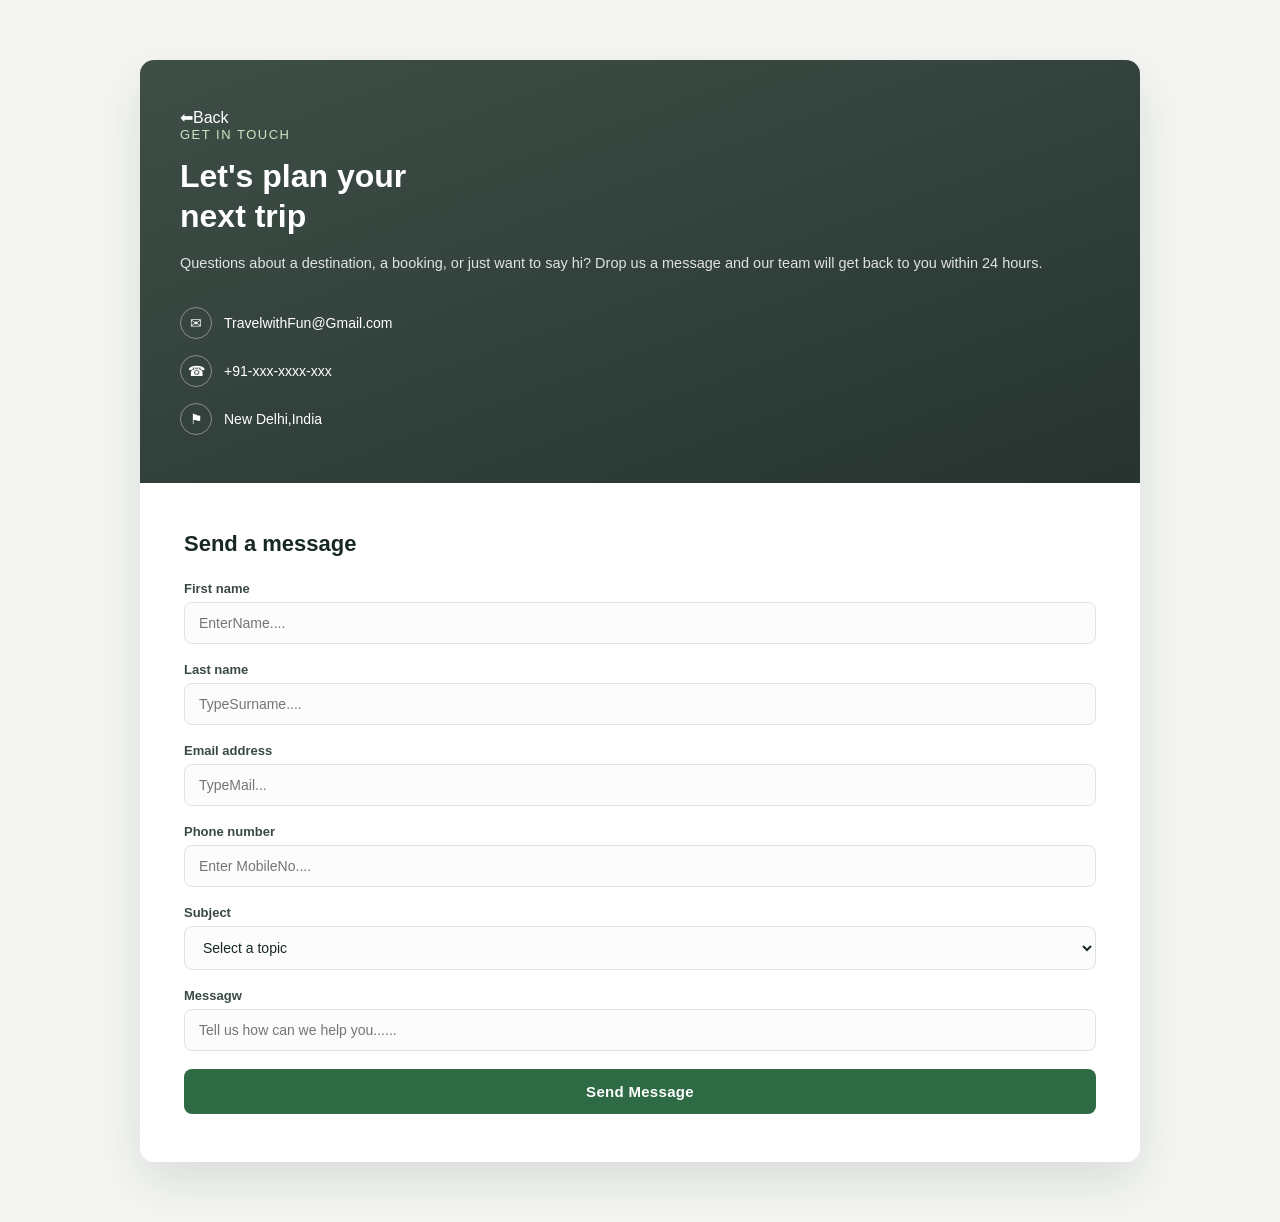
<file: common-form.html>
<!DOCTYPE html>
<html lang="en">
<head>
<meta charset="UTF-8">
<meta name="viewport" content="width=device-width, initial-scale=1.0">
<title>Contact Us - TravelWithFun</title>
<link rel="stylesheet" href="common-form.css">
</head>
<body>

<section class="contact-section">

  <div class="contact-wrap">

    <div class="contact-info">
    <a href="index.html">⬅Back</a>
      <span class="eyebrow">Get in touch</span>
      <h1>Let's plan your<br>next trip</h1>
      <p>Questions about a destination, a booking, or just want to say hi? Drop us a message and our team will get back to you within 24 hours.</p>

      <ul class="info-list">
        <li>
          <span class="info-icon">✉</span>
          <span>TravelwithFun@Gmail.com</span>
        </li>
        <li>
          <span class="info-icon">☎</span>
          <span>+91-xxx-xxxx-xxx</span>
        </li>
        <li>
          <span class="info-icon">⚑</span>
          <span>New Delhi,India</span>  
        </li>
      </ul>
    </div>

    <form class="contact-form" id="contactForm">
      <h2>Send a message</h2>

      <div class="form-row">
        <div class="form-group">
          <label for="fname">First name</label>
          <input type="text" id="fname" name="fname" placeholder="EnterName...." required>
        </div>
        <div class="form-group">
          <label for="lname">Last name</label>
          <input type="text" id="lname" name="lname" placeholder="TypeSurname...." required>
        </div>
      </div>

      <div class="form-group">
        <label for="email">Email address</label>
        <input type="email" id="email" name="email" placeholder="TypeMail..." >
      </div>

      <div class="form-group">
        <label for="phone">Phone number</label>
        <input type="tel" id="phone" name="phone" placeholder="Enter MobileNo...."required>
      </div>

      <div class="form-group">
        <label for="subject">Subject</label>
        <select id="subject" name="subject">
          <option value="">Select a topic</option>
          <option value="booking">Booking help</option>
          <option value="trip">Trip planning</option>
          <option value="feedback">Feedback</option>
          <option value="other">Other</option>
        </select>
      </div>

       <div class="form-row">
        <div class="form-group">
          <label for="Message">Messagw</label>
          <input type="text" id="fname" name="fname" placeholder="Tell us how can we help you......" required>
        </div>

      <button type="submit" class="submit-btn">Send Message</button>

      
    </form>

  </div>

</section>



</body>
</html>
</file>
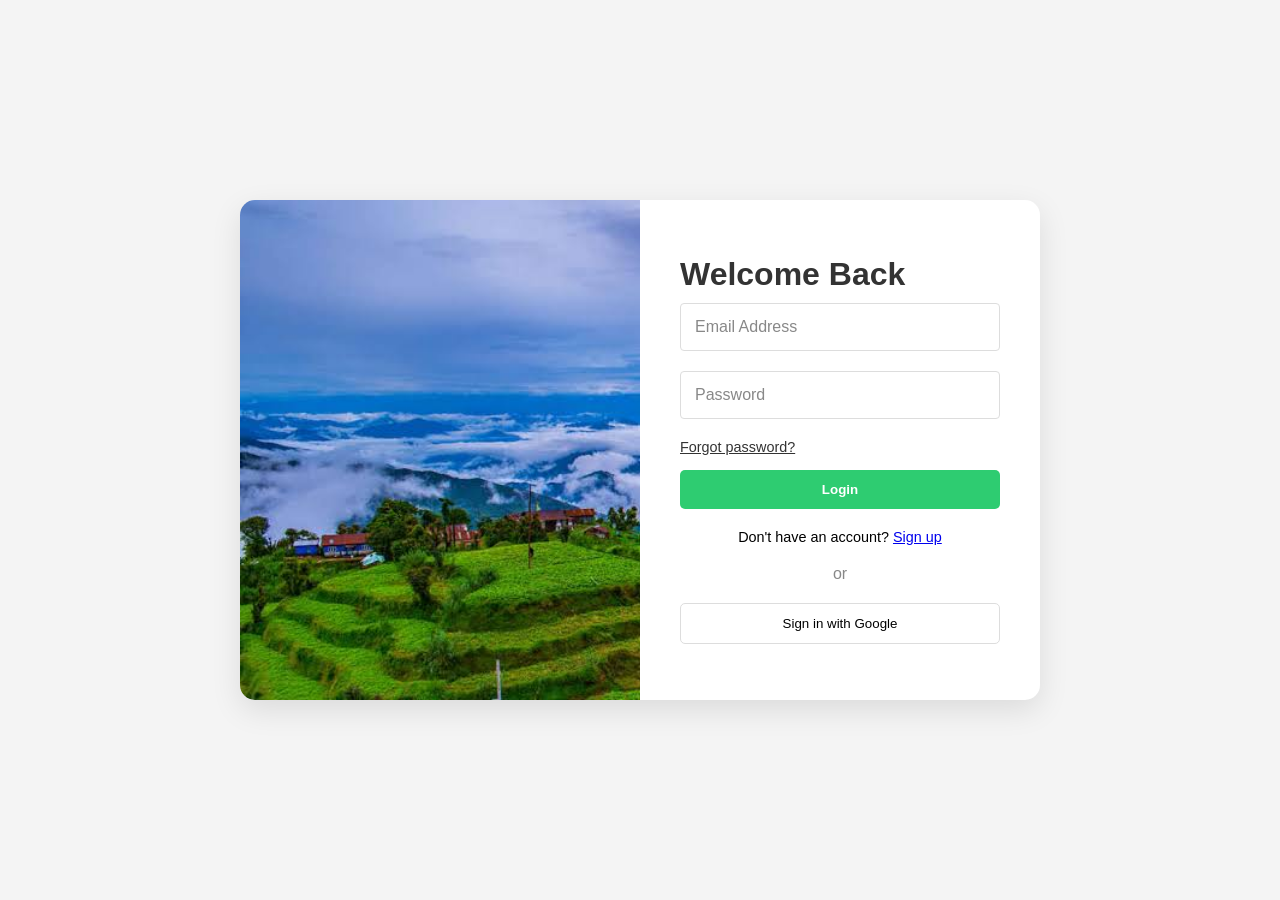
<file: loginpage.html>
<!DOCTYPE html>
<html lang="en">

<head>
    <meta charset="UTF-8">
    <meta name="viewport" content="width=device-width, initial-scale=1.0">
    <title>TravelWithFun | Login</title>
    <link rel="stylesheet" href="loginpage.css">
</head>

<body>
    <div class="login-container">
        <div class="login-image"></div>

        <div class="login-form">
            <div class="form-wrapper">
                <h1>Welcome Back</h1>

                <div class="input-group">
                    <input type="email" id="email" required>
                    <label for="email">Email Address</label>
                </div>

                <div class="input-group">
                    <input type="password" id="password" required>
                    <label for="password">Password</label>
                </div>

                <a href="#" class="forgot-link">Forgot password?</a>

                <button type="submit" class="first-btn">Login</button>

                <p class="text">Don't have an account? <a href="signup.html">Sign up</a></p>

                <div class="divider"><span>or</span></div>

                <button class="scnd-btn">Sign in with Google</button>
            </div>
        </div>
    </div>
</body>

</html>
</file>
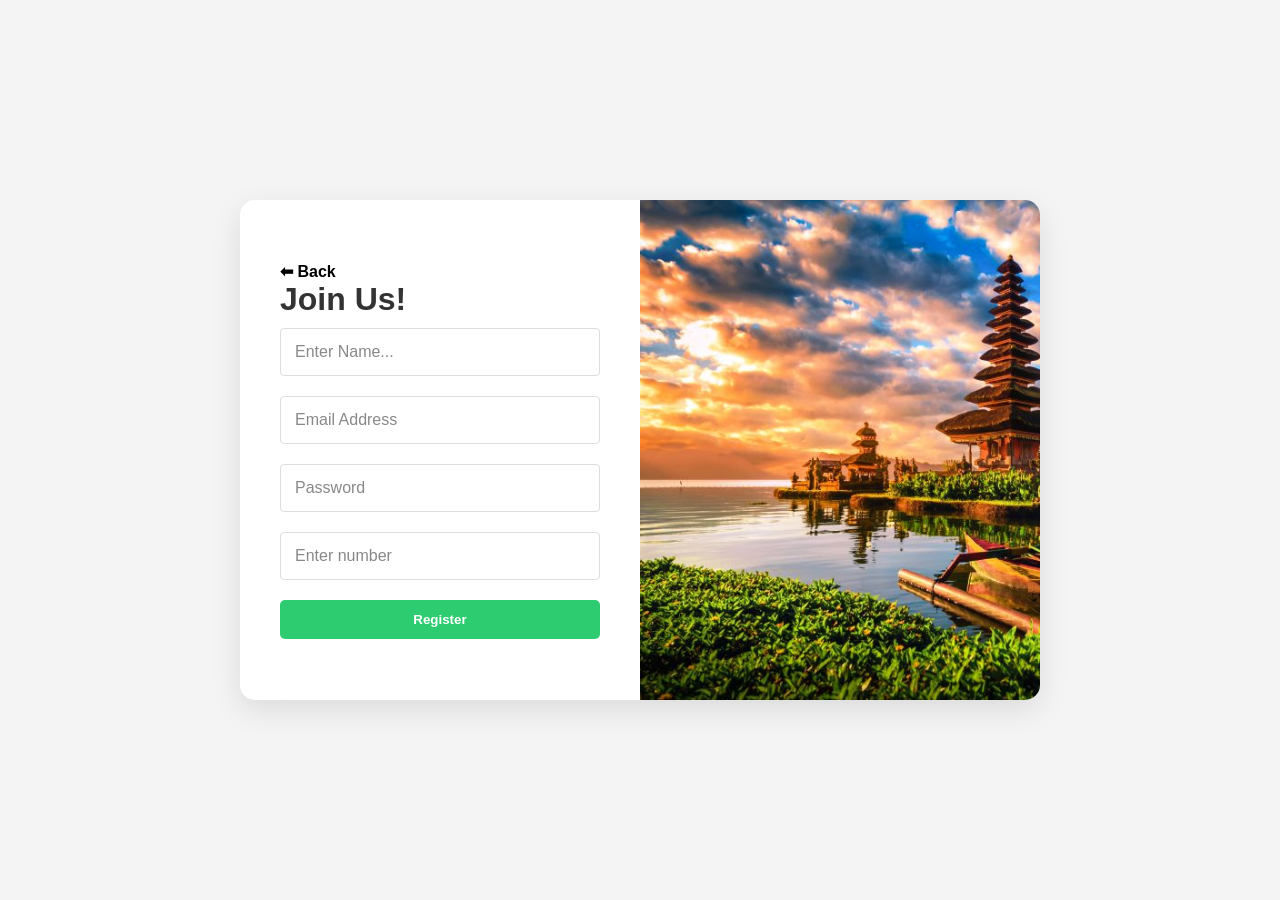
<file: signup.html>
<!DOCTYPE html>
<html lang="en">

<head>
    <meta charset="UTF-8">
    <meta name="viewport" content="width=device-width, initial-scale=1.0">
    <title>TravelWithFun | Login</title>
    <link rel="stylesheet" href="loginpage.css">
</head>

<body>
    <div class="login-container">

   

        <div class="login-form">
            <div class="form-wrapper">
                         <a href="loginpage.html" style="text-decoration:none;color:black;"><b>⬅ Back</b></a>
                <h1>Join Us!</h1>

                <div class="input-group">
                    <input type="text" class="password" required>
                    <label for="Name">Enter Name...</label>
                </div>

                <div class="input-group">
                    <input type="email" id="email" required>
                    <label for="email">Email Address</label>
                </div>

                <div class="input-group">
                    <input type="password" class="password" required>
                    <label for="password">Password</label>
                </div>

                <div class="input-group">
                    <input type="text" class="password" required>
                    <label for="no">Enter number</label>
                </div>

                <button type="submit" class="first-btn">Register</button>
            </div>
        </div>

        <div class="login-image" style="background-image:url('place-3.png');"> </div>

    </div>
</body>

</html>
</file>
<file: common-form.css>
* {
    margin: 0;
    padding: 0;
    box-sizing: border-box;
}

body {
    font-family: 'Segoe UI', Arial, sans-serif;
    background: #f5f6f4;
}


.contact-section {
    min-height: 100vh;
    display: flex;
    align-items: center;
    justify-content: center;
    padding: 60px 24px;
}

.contact-wrap {
    display: grid;
    max-width: 1000px;
    width: 100%;
    background: #fff;
    border-radius: 14px;
    overflow: hidden;
    box-shadow: 0 20px 50px rgba(20, 40, 30, 0.12);
}


.contact-info {
    background:
        linear-gradient(160deg, rgba(20, 40, 30, 0.82), rgba(15, 30, 25, 0.9)),
        url('https://images.unsplash.com/photo-1506905925346-21bda4d32df4?auto=format&fit=crop&w=1200&q=80');
    background-repeat: no-repeat;
    background-size: cover;
    color: #fff;
    padding: 48px 40px;
    display: flex;
    flex-direction: column;
    justify-content: center;
}

.contact-info a{
    text-decoration:none;
    color:white;
}

.eyebrow {
    font-size: 13px;
    letter-spacing: 1.5px;
    text-transform: uppercase;
    color: #c9e6c2;
    margin-bottom: 14px;
}

.contact-info h1 {
    font-size: 32px;
    line-height: 1.25;
    margin-bottom: 16px;
}

.contact-info p {
    font-size: 14.5px;
    line-height: 1.6;
    color: rgba(255, 255, 255, 0.85);
    margin-bottom: 32px;
}

.info-list {
    list-style: none;
    display: flex;
    flex-direction: column;
    gap: 16px;
}

.info-list li {
    display: flex;
    align-items: center;
    gap: 12px;
    font-size: 14px;
}

.info-icon {
    width: 32px;
    height: 32px;
    border-radius: 50%;
    border: 1px solid rgba(255, 255, 255, 0.4);
    display: flex;
    align-items: center;
    justify-content: center;
    flex-shrink: 0;
}


.contact-form {
    padding: 48px 44px;
}

.contact-form h2 {
    font-size: 22px;
    margin-bottom: 24px;
    color: #16281f;
}


.form-group {
    margin-bottom: 18px;
}

.form-group label {
    display: block;
    font-size: 13px;
    font-weight: 600;
    color: #3a4a41;
    margin-bottom: 6px;
}

.form-group input,
.form-group select,
.form-group textarea {
    width: 100%;
    padding: 12px 14px;
    border: 1.5px solid #dfe4e0;
    border-radius: 8px;
    font-size: 14px;
    font-family: inherit;
    color: #16281f;
    background: #fbfcfb;
    
}




.submit-btn {
    width: 100%;
    padding: 14px;
    background: #2e6b45;
    color: #fff;
    border: none;
    border-radius: 8px;
    font-size: 15px;
    font-weight: 600;
    letter-spacing: 0.3px;
    cursor: pointer;
    transition: background 0.2s ease;
}

.submit-btn:hover {
    background: #245536;
}
</file>
<file: loginpage.css>
* {
    margin: 0;
    padding: 0;
    box-sizing: border-box;
    font-family: 'Segoe UI', sans-serif;
}

body {
    height: 100vh;
    display: flex;
    align-items: center;
    justify-content: center;
    background: #f4f4f4;
}

.login-container {
    display: flex;
    width: 800px;
    height: 500px;
    background: white;
    border-radius: 15px;
    overflow: hidden;
    box-shadow: 0 10px 30px rgba(0, 0, 0, 0.1);
}

.login-image {
    flex: 1;
    background: url('place-1.png');
    background-size: cover;
    display: flex;
    padding: 40px;
}



.login-form {
    flex: 1;
    display: flex;
    align-items: center;
    justify-content: center;
    padding: 40px;
}

.form-wrapper {
    width: 100%;
    max-width: 320px;
}

h1 {
    margin-bottom: 10px;
    color: #333;
}

.input-group {
    position: relative;
    margin-bottom: 20px;
    width: 100%;
}

.input-group input {
    width: 100%;
    padding: 14px 10px;
    margin: 0;
    font-size: 16px;
    outline: none;
    border: 1px solid #ddd;
    border-radius: 4px;
    background: transparent;
}

.input-group label {
    position: absolute;
    top: 50%;
    left: 10px;
    transform: translateY(-50%);
    pointer-events: none;
    padding: 0 5px;
    background: white;
    color: #888;
    transition: 0.3s;
}

.input-group input:focus+label,
.input-group input:valid+label {
    top: 0;
    font-size: 12px;
    color: #007bff;
}

.forgot-link {
    display: block;
    margin-bottom: 15px;
    font-size: 0.9em;
    color: #333;
    text-decoration: underline;
    cursor: pointer;
}

.first-btn {
    width: 100%;
    padding: 12px;
    background: #2ecc71;
    color: white;
    border: none;
    border-radius: 5px;
    cursor: pointer;
    font-weight: bold;
}

.divider {
    text-align: center;
    margin: 20px 0;
    color: #888;
}

.scnd-btn {
    width: 100%;
    padding: 12px;
    border: 1px solid #ddd;
    background: white;
    cursor: pointer;
    border-radius: 5px;
}

.text {
    margin-top: 20px;
    font-size: 0.9em;
    text-align: center;
}
</file>
